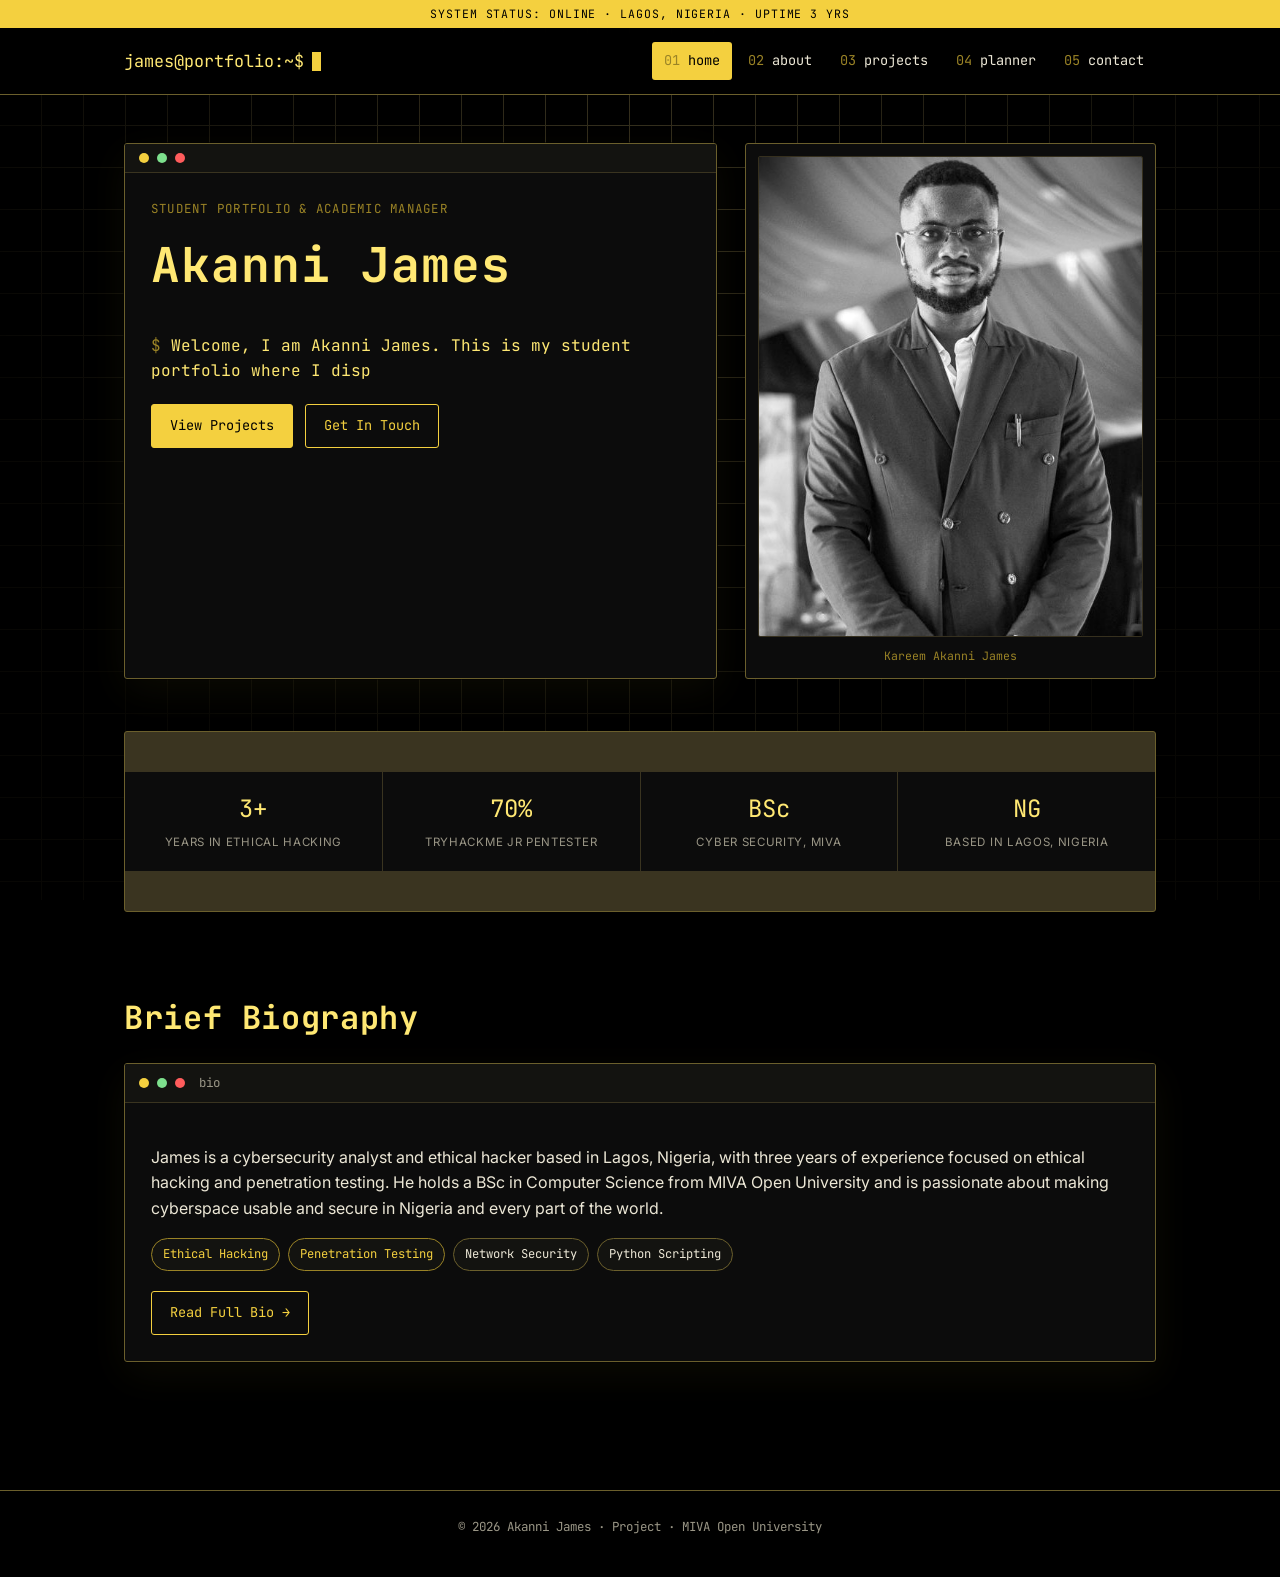
<file: index.html>
<!DOCTYPE html>
<html lang="en">
<head>
<meta charset="UTF-8">
<meta name="viewport" content="width=device-width, initial-scale=1.0">
<title>Akanni James — Cybersecurity Student Portfolio</title>
<meta name="description" content="Student portfolio of Akanni James, cybersecurity and ethical hacking student at MIVA Open University.">
<link rel="preconnect" href="https://fonts.googleapis.com">
<link href="https://fonts.googleapis.com/css2?family=JetBrains+Mono:wght@400;500;700&family=Inter:wght@400;500;600&display=swap" rel="stylesheet">
<link rel="stylesheet" href="style.css">
</head>
<body>

<div class="status-strip">SYSTEM STATUS: ONLINE · LAGOS, NIGERIA · UPTIME 3 YRS</div>

<a href="#main" class="skip-link">Skip to content</a>

<nav class="site-nav">
  <div class="container">
    <div class="brand">james@portfolio:~$<span class="cursor" aria-hidden="true"></span></div>
    <button class="nav-toggle" aria-label="Toggle navigation" aria-expanded="false">menu</button>
    <ul class="nav-links">
      <li><a href="index.html" aria-current="page"><span class="idx">01</span> home</a></li>
      <li><a href="about.html"><span class="idx">02</span> about</a></li>
      <li><a href="projects.html"><span class="idx">03</span> projects</a></li>
      <li><a href="planner.html"><span class="idx">04</span> planner</a></li>
      <li><a href="contact.html"><span class="idx">05</span> contact</a></li>
    </ul>
  </div>
</nav>

<main id="main">
  <div class="container">

    <section class="hero">
      <div class="hero-grid">
        <div class="terminal" style="margin-bottom:0;">
          <div class="terminal__bar">
            <span class="terminal__dot terminal__dot--warn"></span>
            <span class="terminal__dot terminal__dot--safe"></span>
            <span class="terminal__dot terminal__dot--danger"></span>
            <span class="terminal__title"></span>
          </div>
          <div class="terminal__body">
            <div class="section-eyebrow">Student Portfolio &amp; Academic Manager</div>
            <h1>Akanni James</h1>
            <p class="typed-line prompt" data-typed="Welcome, I am Akanni James. This is my student portfolio where I display my work, skills and expertise. This page contains information about me and my career experience. Thank you and enjoy your time."></p>
            <div class="btn-row">
              <a href="projects.html" class="btn btn--primary">View Projects</a>
              <a href="contact.html" class="btn">Get In Touch</a>
            </div>
          </div>
        </div>

        <div class="hero-photo-frame">
          <img src="Media/realprofile.jpg" alt="Portrait of Akanni James" onerror="this.src="Media/realprofile.jpg">
          <div class="hero-photo-caption">Kareem Akanni James</div>
        </div>
      </div>
    </section>

    <section class="stat-bar" aria-label="Quick stats">
      <div class="stat">
        <span class="num">3+</span>
        <span class="label">Years in Ethical Hacking</span>
      </div>
      <div class="stat">
        <span class="num">70%</span>
        <span class="label">TryHackMe Jr Pentester</span>
      </div>
      <div class="stat">
        <span class="num">BSc</span>
        <span class="label">Cyber Security, MIVA</span>
      </div>
      <div class="stat">
        <span class="num">NG</span>
        <span class="label">Based in Lagos, Nigeria</span>
      </div>
    </section>

    <section>
      <div class="section-eyebrow"></div>
      <h2>Brief Biography</h2>
      <div class="terminal">
        <div class="terminal__bar">
          <span class="terminal__dot terminal__dot--warn"></span>
          <span class="terminal__dot terminal__dot--safe"></span>
          <span class="terminal__dot terminal__dot--danger"></span>
          <span class="terminal__title">bio</span>
        </div>
        <div class="terminal__body">
          <p>James is a cybersecurity analyst and ethical hacker based in Lagos, Nigeria, with three years of experience focused on ethical hacking and penetration testing. He holds a BSc in Computer Science from MIVA Open University and is passionate about making cyberspace usable and secure in Nigeria and every part of the world.</p>
          <div class="tag-row">
            <span class="tag tag--yellow">Ethical Hacking</span>
            <span class="tag tag--yellow">Penetration Testing</span>
            <span class="tag">Network Security</span>
            <span class="tag">Python Scripting</span>
          </div>
          <div class="btn-row">
            <a href="about.html" class="btn">Read Full Bio →</a>
          </div>
        </div>
      </div>
    </section>

  </div>
</main>

<footer>
  <div class="container">
    &copy; 2026 Akanni James · Project · MIVA Open University
  </div>
</footer>

<script src="script.js"></script>
</body>
</html>
</file>
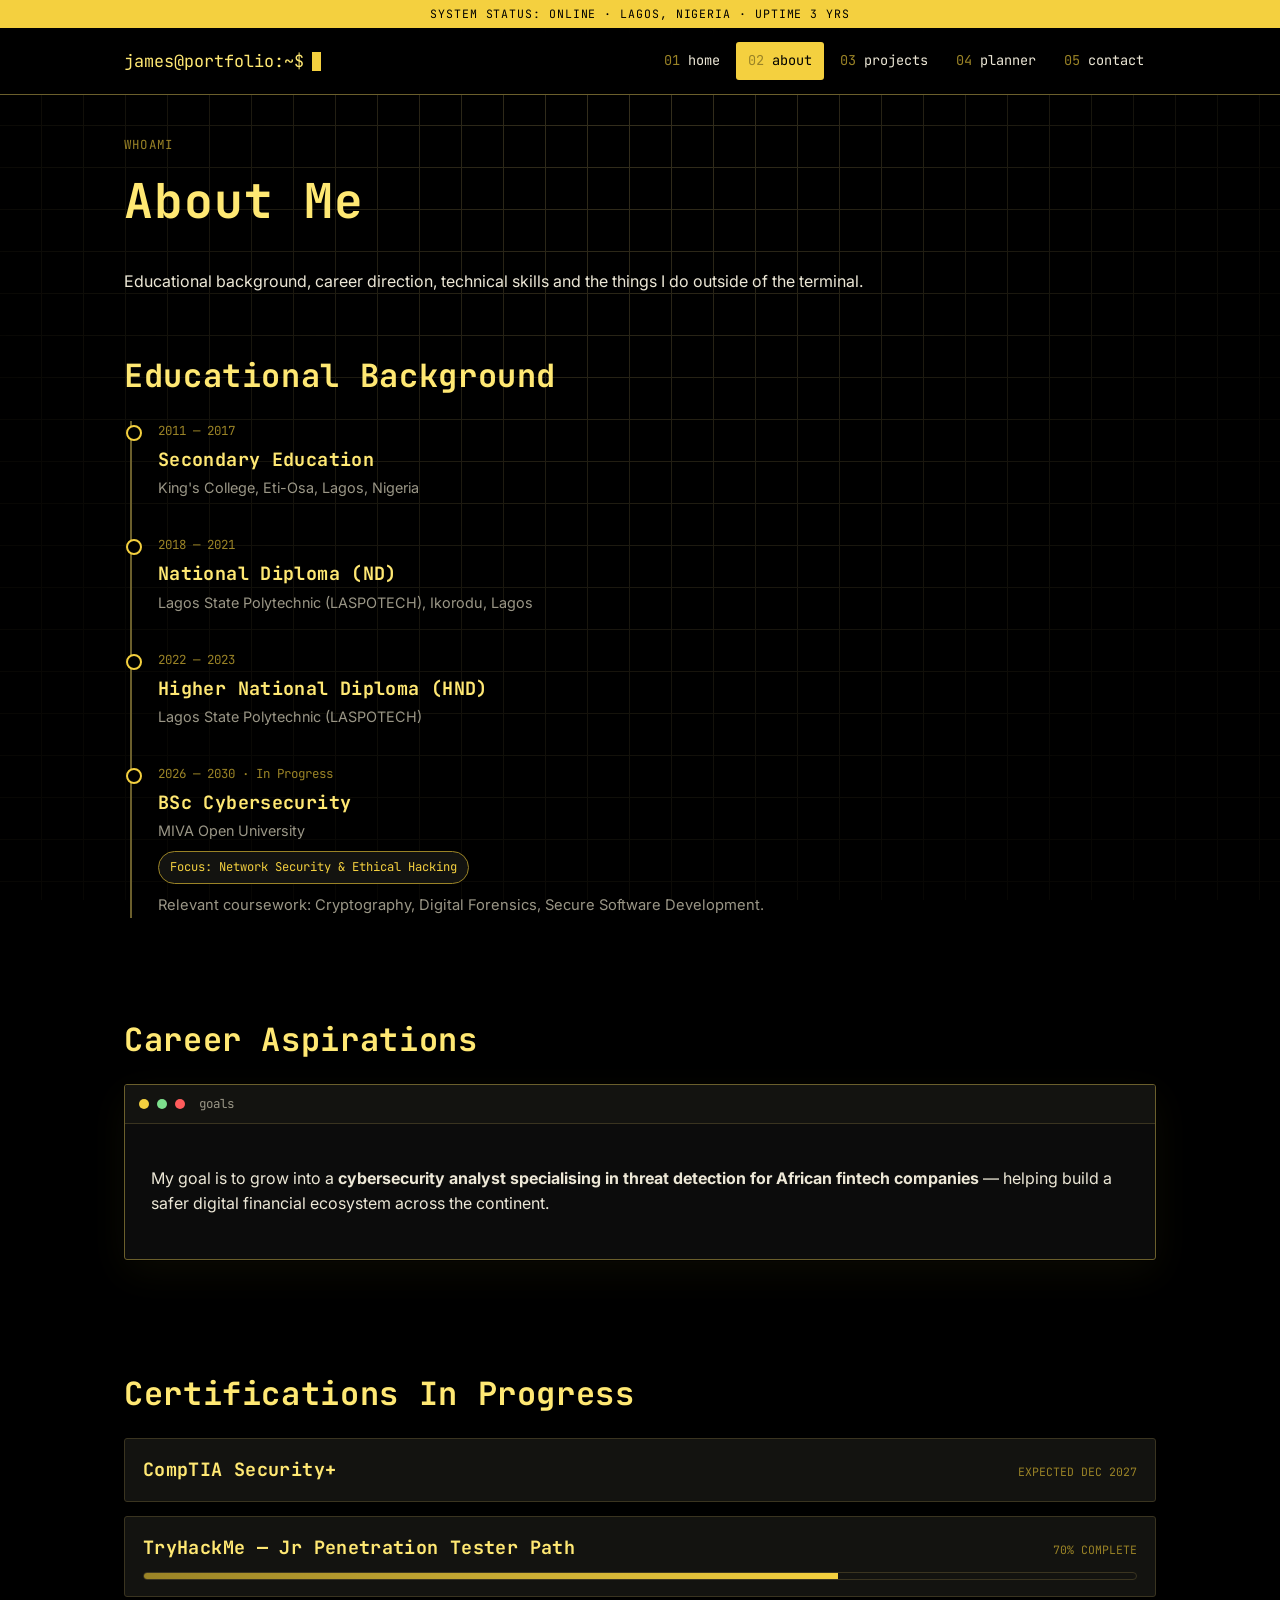
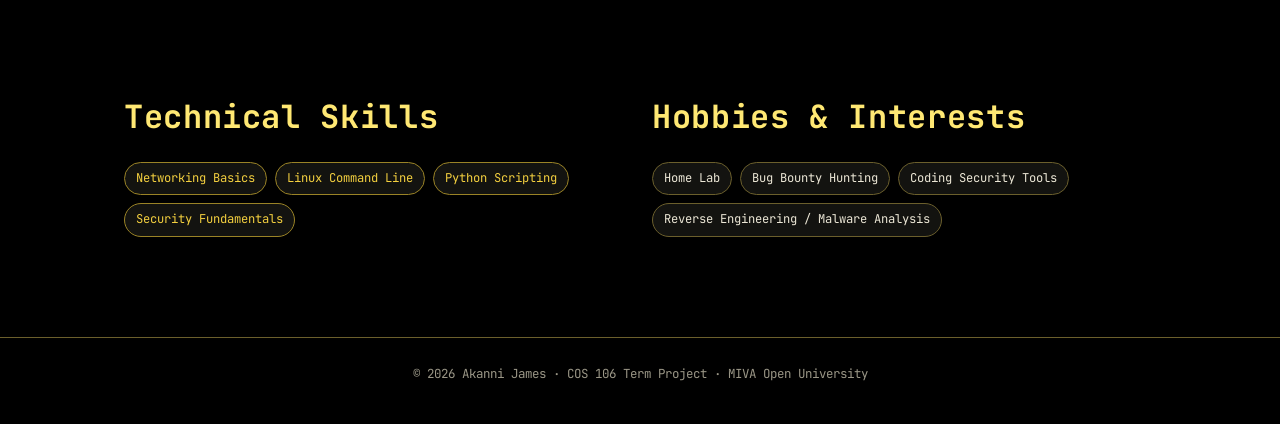
<file: about.html>
<!DOCTYPE html>
<html lang="en">
<head>
<meta charset="UTF-8">
<meta name="viewport" content="width=device-width, initial-scale=1.0">
<title>About Me — Akanni James</title>
<meta name="description" content="Educational background, career aspirations, technical skills and hobbies of Akanni James.">
<link rel="preconnect" href="https://fonts.googleapis.com">
<link href="https://fonts.googleapis.com/css2?family=JetBrains+Mono:wght@400;500;700&family=Inter:wght@400;500;600&display=swap" rel="stylesheet">
<link rel="stylesheet" href="style.css">
</head>
<body>

<div class="status-strip">SYSTEM STATUS: ONLINE · LAGOS, NIGERIA · UPTIME 3 YRS</div>
<a href="#main" class="skip-link">Skip to content</a>

<nav class="site-nav">
  <div class="container">
    <div class="brand">james@portfolio:~$<span class="cursor" aria-hidden="true"></span></div>
    <button class="nav-toggle" aria-label="Toggle navigation" aria-expanded="false">menu</button>
    <ul class="nav-links">
      <li><a href="index.html"><span class="idx">01</span> home</a></li>
      <li><a href="about.html" aria-current="page"><span class="idx">02</span> about</a></li>
      <li><a href="projects.html"><span class="idx">03</span> projects</a></li>
      <li><a href="planner.html"><span class="idx">04</span> planner</a></li>
      <li><a href="contact.html"><span class="idx">05</span> contact</a></li>
    </ul>
  </div>
</nav>

<main id="main">
  <div class="container">

    <section style="padding-top:40px;">
      <div class="section-eyebrow">whoami</div>
      <h1>About Me</h1>
      <p>Educational background, career direction, technical skills and the things I do outside of the terminal.</p>
    </section>

    <section style="padding-top:0;">
      <h2>Educational Background</h2>
      <ol class="timeline" style="list-style:none; padding-left:26px; margin-left:6px;">
        <li class="timeline-item">
          <span class="timeline-date">2011 — 2017</span>
          <h3>Secondary Education</h3>
          <div class="school">King's College, Eti-Osa, Lagos, Nigeria</div>
        </li>
        <li class="timeline-item">
          <span class="timeline-date">2018 — 2021</span>
          <h3>National Diploma (ND)</h3>
          <div class="school">Lagos State Polytechnic (LASPOTECH), Ikorodu, Lagos</div>
        </li>
        <li class="timeline-item">
          <span class="timeline-date">2022 — 2023</span>
          <h3>Higher National Diploma (HND)</h3>
          <div class="school">Lagos State Polytechnic (LASPOTECH)</div>
        </li>
        <li class="timeline-item">
          <span class="timeline-date">2026 — 2030 · In Progress</span>
          <h3>BSc Cybersecurity</h3>
          <div class="school">MIVA Open University</div>
          <div class="tag-row" style="margin-top:8px;">
            <span class="tag tag--yellow">Focus: Network Security &amp; Ethical Hacking</span>
          </div>
          <p style="margin-top:10px; font-size:0.92rem; color:var(--text-dim);">
            Relevant coursework: Cryptography, Digital Forensics, Secure Software Development.
          </p>
        </li>
      </ol>
    </section>

    <section>
      <h2>Career Aspirations</h2>
      <div class="terminal">
        <div class="terminal__bar">
          <span class="terminal__dot terminal__dot--warn"></span>
          <span class="terminal__dot terminal__dot--safe"></span>
          <span class="terminal__dot terminal__dot--danger"></span>
          <span class="terminal__title">goals</span>
        </div>
        <div class="terminal__body">
          <p>My goal is to grow into a <strong>cybersecurity analyst specialising in threat detection for African fintech companies</strong> — helping build a safer digital financial ecosystem across the continent.</p>
        </div>
      </div>
    </section>

    <section>
      <h2>Certifications In Progress</h2>
      <div class="cert-card">
        <div class="cert-top">
          <h3 style="margin:0;">CompTIA Security+</h3>
          <span class="cert-status">EXPECTED DEC 2027</span>
        </div>
      </div>
      <div class="cert-card">
        <div class="cert-top">
          <h3 style="margin:0;">TryHackMe — Jr Penetration Tester Path</h3>
          <span class="cert-status">70% COMPLETE</span>
        </div>
        <div class="skill-track" style="margin-top:10px;">
          <div class="skill-fill" style="width:70%;"></div>
        </div>
      </div>
    </section>

    <section class="grid-2">
      <div>
        <h2>Technical Skills</h2>
        <div class="tag-row">
          <span class="tag tag--yellow">Networking Basics</span>
          <span class="tag tag--yellow">Linux Command Line</span>
          <span class="tag tag--yellow">Python Scripting</span>
          <span class="tag tag--yellow">Security Fundamentals</span>
        </div>
      </div>
      <div>
        <h2>Hobbies &amp; Interests</h2>
        <div class="tag-row">
          <span class="tag">Home Lab</span>
          <span class="tag">Bug Bounty Hunting</span>
          <span class="tag">Coding Security Tools</span>
          <span class="tag">Reverse Engineering / Malware Analysis</span>
        </div>
      </div>
    </section>

  </div>
</main>

<footer>
  <div class="container">
    &copy; 2026 Akanni James · COS 106 Term Project · MIVA Open University
  </div>
</footer>

<script src="script.js"></script>
</body>
</html>
</file>
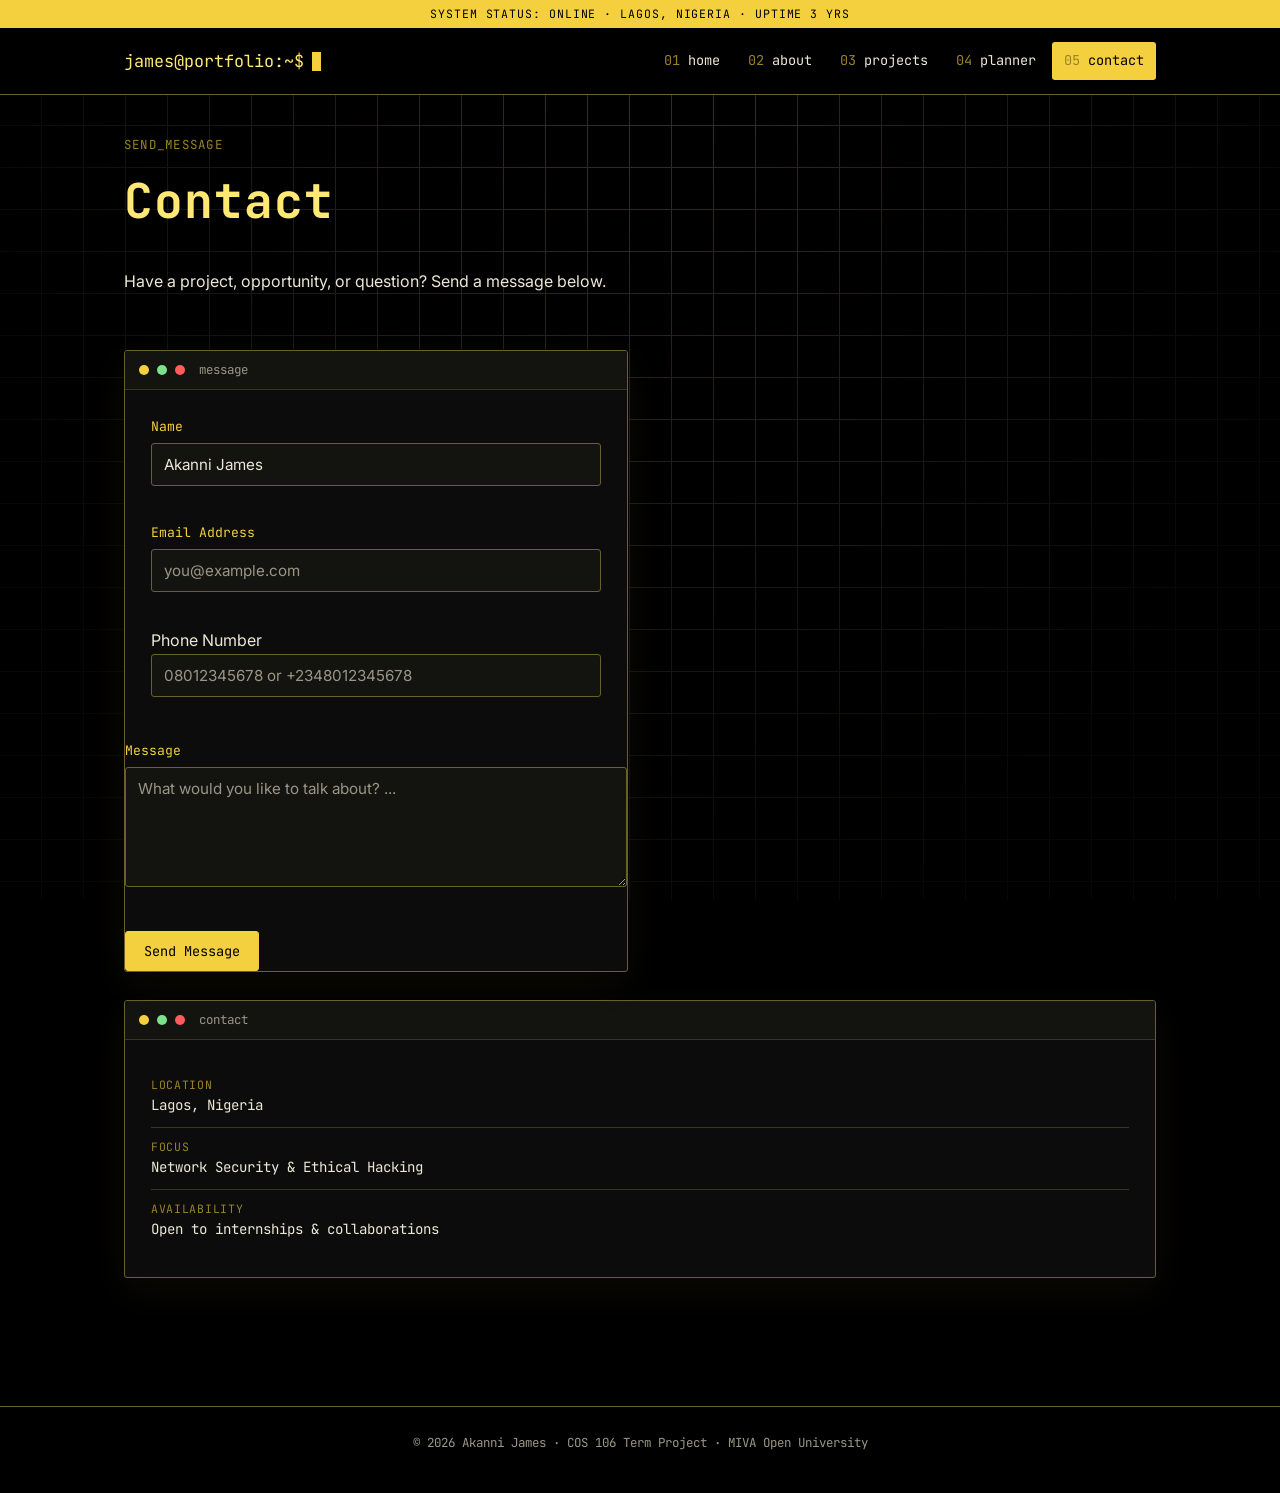
<file: contact.html>
<!DOCTYPE html>
<html lang="en">
<head>
<meta charset="UTF-8">
<meta name="viewport" content="width=device-width, initial-scale=1.0">
<title>Contact — Akanni James</title>
<meta name="description" content="Get in touch with Akanni James.">
<link rel="preconnect" href="https://fonts.googleapis.com">
<link href="https://fonts.googleapis.com/css2?family=JetBrains+Mono:wght@400;500;700&family=Inter:wght@400;500;600&display=swap" rel="stylesheet">
<link rel="stylesheet" href="style.css">
</head>
<body>

<div class="status-strip">SYSTEM STATUS: ONLINE · LAGOS, NIGERIA · UPTIME 3 YRS</div>
<a href="#main" class="skip-link">Skip to content</a>

<nav class="site-nav">
  <div class="container">
    <div class="brand">james@portfolio:~$<span class="cursor" aria-hidden="true"></span></div>
    <button class="nav-toggle" aria-label="Toggle navigation" aria-expanded="false">menu</button>
    <ul class="nav-links">
      <li><a href="index.html"><span class="idx">01</span> home</a></li>
      <li><a href="about.html"><span class="idx">02</span> about</a></li>
      <li><a href="projects.html"><span class="idx">03</span> projects</a></li>
      <li><a href="planner.html"><span class="idx">04</span> planner</a></li>
      <li><a href="contact.html" aria-current="page"><span class="idx">05</span> contact</a></li>
    </ul>
  </div>
</nav>

<main id="main">
  <div class="container">

    <section style="padding-top:40px;">
      <div class="section-eyebrow">send_message</div>
      <h1>Contact</h1>
      <p>Have a project, opportunity, or question? Send a message below.</p>
    </section>

    <section style="padding-top:0;">
      <div class="grid-2">

        <div class="terminal">
          <div class="terminal__bar">
            <span class="terminal__dot terminal__dot--warn"></span>
            <span class="terminal__dot terminal__dot--safe"></span>
            <span class="terminal__dot terminal__dot--danger"></span>
            <span class="terminal__title">message </span>
          </div>
          <div class="terminal__body">

            <form id="contactForm" novalidate>
              <div class="form-group">
                <label for="name">Name</label>
                <input type="text" id="name" name="name" value="Akanni James" placeholder="Your full name" required>
                <div class="field-error" data-error-for="name"></div>
              </div>

              <div class="form-group">
                <label for="email">Email Address</label>
                <input type="email" id="email" name="email" placeholder="you@example.com" required>
                <div class="field-error" data-error-for="email"></div>
              </div

              <div class="form-group">
                <label for="phone">Phone Number</label>
                <input type="tel" id="phone" name="phone" placeholder="08012345678 or +2348012345678" required>
                <div class="field-error" data-error-for="phone"></div>
              </div>

              <div class="form-group">
                <label for="message">Message</label>
                <textarea id="message" name="message" placeholder="What would you like to talk about? ..." required></textarea>
                <div class="field-error" data-error-for="message"></div>
              </div>

              <button type="submit" class="btn btn--primary">Send Message</button>
              <div id="formStatus" class="form-status" role="status" aria-live="polite"></div>
            </form>

          </div>
        </div>

        <div>
          <div class="terminal">
            <div class="terminal__bar">
              <span class="terminal__dot terminal__dot--warn"></span>
              <span class="terminal__dot terminal__dot--safe"></span>
              <span class="terminal__dot terminal__dot--danger"></span>
              <span class="terminal__title">contact</span>
            </div>
            <div class="terminal__body">
              <ul class="contact-info-list">
                <li><span class="k">Location</span> Lagos, Nigeria</li>
                <li><span class="k">Focus</span> Network Security &amp; Ethical Hacking</li>
                <li><span class="k">Availability</span> Open to internships &amp; collaborations</li>
              </ul>
            </div>
          </div>
        </div>

      </div>
    </section>

  </div>
</main>

<footer>
  <div class="container">
    &copy; 2026 Akanni James · COS 106 Term Project · MIVA Open University
  </div>
</footer>

<script src="script.js"></script>
</body>
</html>
</file>
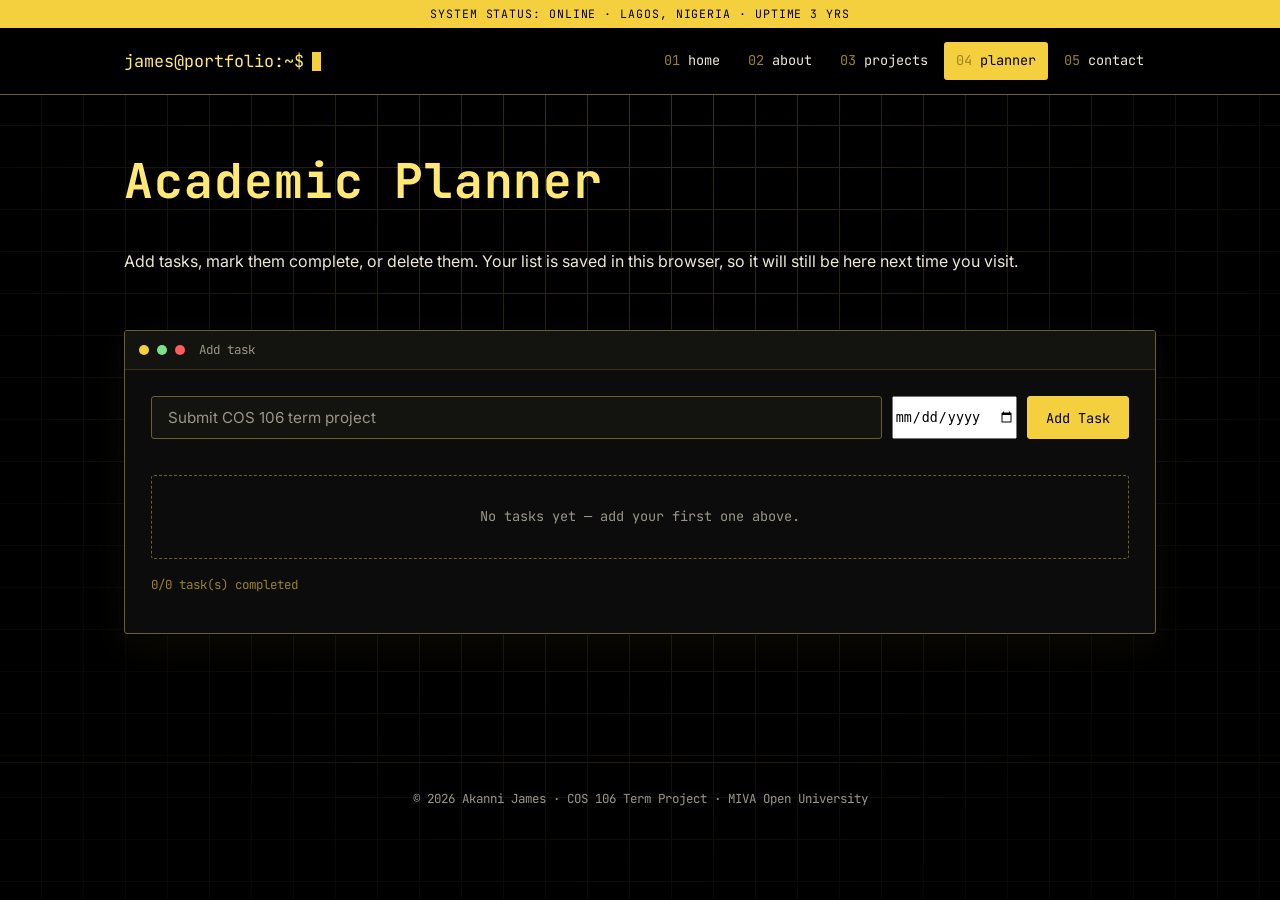
<file: planner.html>
<!DOCTYPE html>
<html lang="en">
<head>
<meta charset="UTF-8">
<meta name="viewport" content="width=device-width, initial-scale=1.0">
<title>Academic Planner — Akanni James</title>
<meta name="description" content="Interactive academic task planner for Akanni James.">
<link rel="preconnect" href="https://fonts.googleapis.com">
<link href="https://fonts.googleapis.com/css2?family=JetBrains+Mono:wght@400;500;700&family=Inter:wght@400;500;600&display=swap" rel="stylesheet">
<link rel="stylesheet" href="style.css">
</head>
<body>

<div class="status-strip">SYSTEM STATUS: ONLINE · LAGOS, NIGERIA · UPTIME 3 YRS</div>
<a href="#main" class="skip-link">Skip to content</a>

<nav class="site-nav">
  <div class="container">
    <div class="brand">james@portfolio:~$<span class="cursor" aria-hidden="true"></span></div>
    <button class="nav-toggle" aria-label="Toggle navigation" aria-expanded="false">menu</button>
    <ul class="nav-links">
      <li><a href="index.html"><span class="idx">01</span> home</a></li>
      <li><a href="about.html"><span class="idx">02</span> about</a></li>
      <li><a href="projects.html"><span class="idx">03</span> projects</a></li>
      <li><a href="planner.html" aria-current="page"><span class="idx">04</span> planner</a></li>
      <li><a href="contact.html"><span class="idx">05</span> contact</a></li>
    </ul>
  </div>
</nav>

<main id="main">
  <div class="container">

    <section style="padding-top:40px;">
      <div class="section-eyebrow"></div>
      <h1>Academic Planner</h1>
      <p>Add tasks, mark them complete, or delete them. Your list is saved in this browser, so it will still be here next time you visit.</p>
    </section>

    <section style="padding-top:0;">
      <div class="terminal">
        <div class="terminal__bar">
          <span class="terminal__dot terminal__dot--warn"></span>
          <span class="terminal__dot terminal__dot--safe"></span>
          <span class="terminal__dot terminal__dot--danger"></span>
          <span class="terminal__title">Add task</span>
        </div>
        <div class="terminal__body">

          <form id="plannerForm" class="planner-form" novalidate>
            <label for="taskInput" class="visually-hidden" style="position:absolute; left:-9999px;">Task description</label>
            <input type="text" id="taskInput" placeholder=" Submit COS 106 term project" required>
            <label for="taskDue" class="visually-hidden" style="position:absolute; left:-9999px;">Due date</label>
            <input type="date" id="taskDue" style="max-width:170px;">
            <button type="submit" class="btn btn--primary">Add Task</button>
          </form>

          <ul id="taskList" class="task-list"></ul>
          <p id="taskEmpty" class="task-empty">No tasks yet — add your first one above.</p>
          <p id="plannerSummary" class="planner-summary">0/0 task(s) completed</p>

        </div>
      </div>
    </section>

  </div>
</main>

<footer>
  <div class="container">
    &copy; 2026 Akanni James · COS 106 Term Project · MIVA Open University
  </div>
</footer>

<script src="script.js"></script>
</body>
</html>
</file>
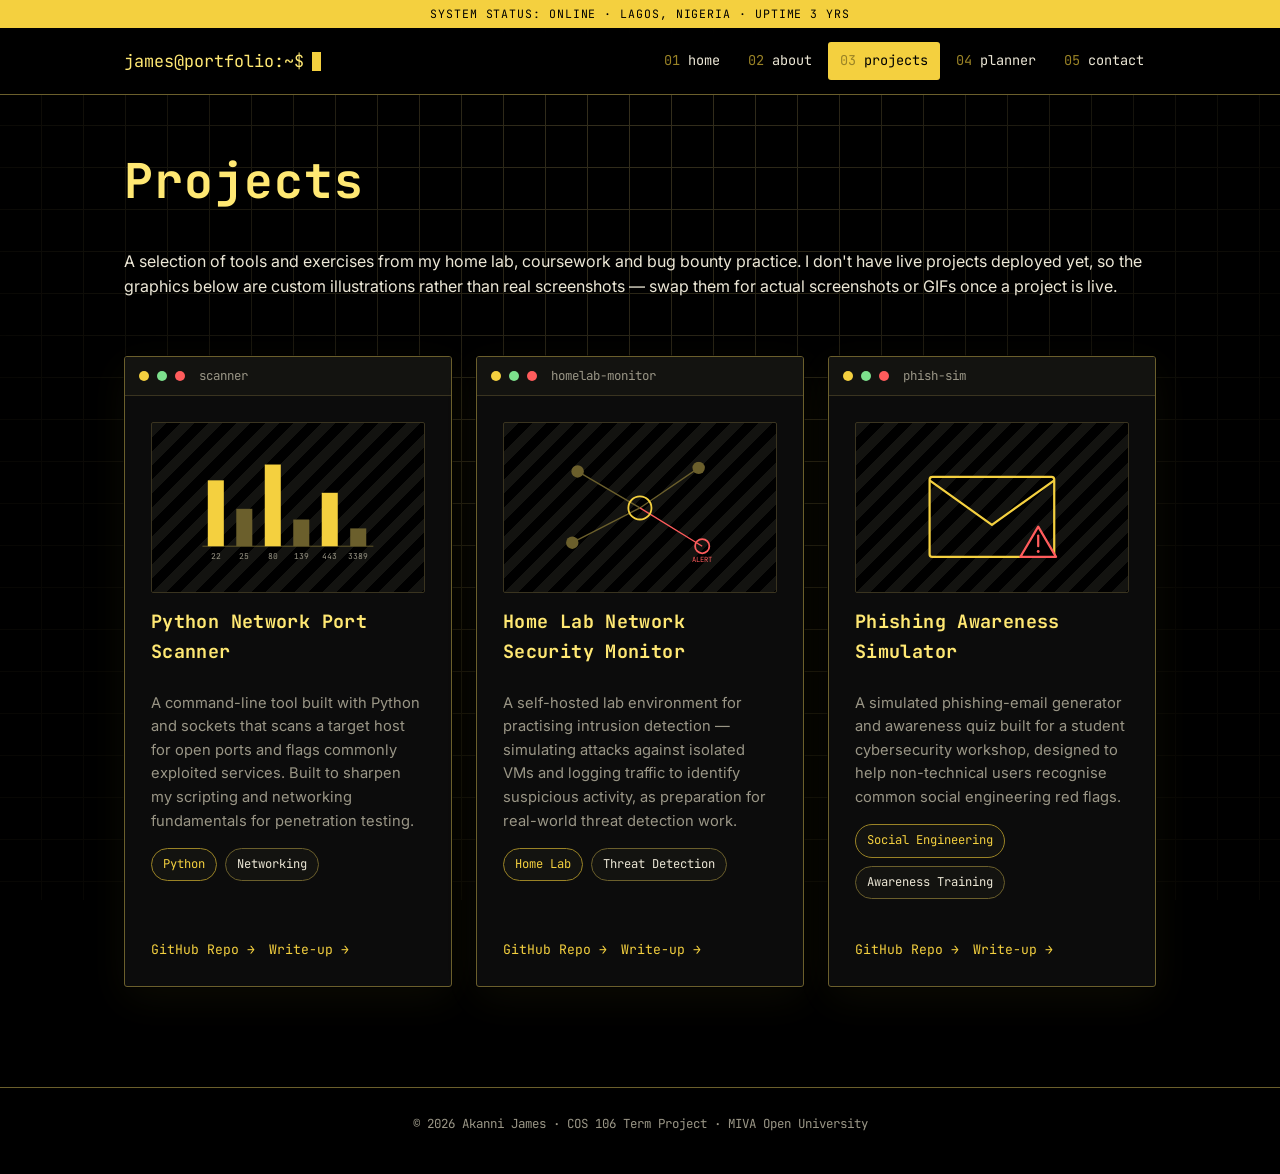
<file: projects.html>
<!DOCTYPE html>
<html lang="en">
<head>
<meta charset="UTF-8">
<meta name="viewport" content="width=device-width, initial-scale=1.0">
<title>Projects — Akanni James</title>
<meta name="description" content="Sample cybersecurity and ethical hacking projects by Akanni James.">
<link rel="preconnect" href="https://fonts.googleapis.com">
<link href="https://fonts.googleapis.com/css2?family=JetBrains+Mono:wght@400;500;700&family=Inter:wght@400;500;600&display=swap" rel="stylesheet">
<link rel="stylesheet" href="style.css">
</head>
<body>

<div class="status-strip">SYSTEM STATUS: ONLINE · LAGOS, NIGERIA · UPTIME 3 YRS</div>
<a href="#main" class="skip-link">Skip to content</a>

<nav class="site-nav">
  <div class="container">
    <div class="brand">james@portfolio:~$<span class="cursor" aria-hidden="true"></span></div>
    <button class="nav-toggle" aria-label="Toggle navigation" aria-expanded="false">menu</button>
    <ul class="nav-links">
      <li><a href="index.html"><span class="idx">01</span> home</a></li>
      <li><a href="about.html"><span class="idx">02</span> about</a></li>
      <li><a href="projects.html" aria-current="page"><span class="idx">03</span> projects</a></li>
      <li><a href="planner.html"><span class="idx">04</span> planner</a></li>
      <li><a href="contact.html"><span class="idx">05</span> contact</a></li>
    </ul>
  </div>
</nav>

<main id="main">
  <div class="container">

    <section style="padding-top:40px;">
      <div class="section-eyebrow"></div>
      <h1>Projects</h1>
      <p>A selection of tools and exercises from my home lab, coursework and bug bounty practice. I don't have live projects deployed yet, so the graphics below are custom illustrations rather than real screenshots — swap them for actual screenshots or GIFs once a project is live.</p>
    </section>

    <section style="padding-top:0;">
      <div class="grid-3">

        <article class="terminal project-card">
          <div class="terminal__bar">
            <span class="terminal__dot terminal__dot--warn"></span>
            <span class="terminal__dot terminal__dot--safe"></span>
            <span class="terminal__dot terminal__dot--danger"></span>
            <span class="terminal__title">scanner</span>
          </div>
          <div class="terminal__body project-card">
            <div class="project-thumb" aria-hidden="true">
              <svg viewBox="0 0 220 130" width="72%" height="72%" role="img" aria-label="Bar chart representing scanned ports">
                <line x1="14" y1="108" x2="206" y2="108" stroke="var(--border-bright)" stroke-width="1"/>
                <rect x="20" y="34" width="18" height="74" fill="var(--yellow)"/>
                <rect x="52" y="66" width="18" height="42" fill="var(--border-bright)"/>
                <rect x="84" y="16" width="18" height="92" fill="var(--yellow)"/>
                <rect x="116" y="78" width="18" height="30" fill="var(--border-bright)"/>
                <rect x="148" y="48" width="18" height="60" fill="var(--yellow)"/>
                <rect x="180" y="88" width="18" height="20" fill="var(--border-bright)"/>
                <text x="29" y="122" font-family="JetBrains Mono, monospace" font-size="9" fill="var(--text-dim)" text-anchor="middle">22</text>
                <text x="61" y="122" font-family="JetBrains Mono, monospace" font-size="9" fill="var(--text-dim)" text-anchor="middle">25</text>
                <text x="93" y="122" font-family="JetBrains Mono, monospace" font-size="9" fill="var(--text-dim)" text-anchor="middle">80</text>
                <text x="125" y="122" font-family="JetBrains Mono, monospace" font-size="9" fill="var(--text-dim)" text-anchor="middle">139</text>
                <text x="157" y="122" font-family="JetBrains Mono, monospace" font-size="9" fill="var(--text-dim)" text-anchor="middle">443</text>
                <text x="189" y="122" font-family="JetBrains Mono, monospace" font-size="9" fill="var(--text-dim)" text-anchor="middle">3389</text>
              </svg>
            </div>
            <h3>Python Network Port Scanner</h3>
            <p>A command-line tool built with Python and sockets that scans a target host for open ports and flags commonly exploited services. Built to sharpen my scripting and networking fundamentals for penetration testing.</p>
            <div class="tag-row">
              <span class="tag tag--yellow">Python</span>
              <span class="tag">Networking</span>
            </div>
            <div class="project-links">
              <a href="#">GitHub Repo →</a>
              <a href="#">Write-up →</a>
            </div>
          </div>
        </article>

        <article class="terminal project-card">
          <div class="terminal__bar">
            <span class="terminal__dot terminal__dot--warn"></span>
            <span class="terminal__dot terminal__dot--safe"></span>
            <span class="terminal__dot terminal__dot--danger"></span>
            <span class="terminal__title">homelab-monitor</span>
          </div>
          <div class="terminal__body project-card">
            <div class="project-thumb" aria-hidden="true">
              <svg viewBox="0 0 220 130" width="72%" height="72%" role="img" aria-label="Network topology diagram with a flagged device">
                <line x1="110" y1="65" x2="40" y2="24" stroke="var(--border-bright)" stroke-width="1.5"/>
                <line x1="110" y1="65" x2="176" y2="20" stroke="var(--border-bright)" stroke-width="1.5"/>
                <line x1="110" y1="65" x2="34" y2="104" stroke="var(--border-bright)" stroke-width="1.5"/>
                <line x1="110" y1="65" x2="180" y2="108" stroke="var(--danger)" stroke-width="1.5"/>
                <circle cx="110" cy="65" r="13" fill="none" stroke="var(--yellow)" stroke-width="2"/>
                <circle cx="40" cy="24" r="7" fill="var(--border-bright)"/>
                <circle cx="176" cy="20" r="7" fill="var(--border-bright)"/>
                <circle cx="34" cy="104" r="7" fill="var(--border-bright)"/>
                <circle cx="180" cy="108" r="8" fill="none" stroke="var(--danger)" stroke-width="2"/>
                <text x="180" y="126" font-family="JetBrains Mono, monospace" font-size="8" fill="var(--danger)" text-anchor="middle">ALERT</text>
              </svg>
            </div>
            <h3>Home Lab Network Security Monitor</h3>
            <p>A self-hosted lab environment for practising intrusion detection — simulating attacks against isolated VMs and logging traffic to identify suspicious activity, as preparation for real-world threat detection work.</p>
            <div class="tag-row">
              <span class="tag tag--yellow">Home Lab</span>
              <span class="tag">Threat Detection</span>
            </div>
            <div class="project-links">
              <a href="#">GitHub Repo →</a>
              <a href="#">Write-up →</a>
            </div>
          </div>
        </article>

        <article class="terminal project-card">
          <div class="terminal__bar">
            <span class="terminal__dot terminal__dot--warn"></span>
            <span class="terminal__dot terminal__dot--safe"></span>
            <span class="terminal__dot terminal__dot--danger"></span>
            <span class="terminal__title">phish-sim</span>
          </div>
          <div class="terminal__body project-card">
            <div class="project-thumb" aria-hidden="true">
              <svg viewBox="0 0 220 130" width="72%" height="72%" role="img" aria-label="Envelope icon with a phishing warning badge">
                <rect x="40" y="30" width="140" height="90" rx="3" fill="none" stroke="var(--yellow)" stroke-width="2.5"/>
                <polyline points="40,34 110,84 180,34" fill="none" stroke="var(--yellow)" stroke-width="2.5" stroke-linejoin="round"/>
                <polygon points="162,86 182,120 142,120" fill="#000" stroke="var(--danger)" stroke-width="2.5" stroke-linejoin="round"/>
                <line x1="162" y1="96" x2="162" y2="108" stroke="var(--danger)" stroke-width="2.5" stroke-linecap="round"/>
                <circle cx="162" cy="114" r="1.6" fill="var(--danger)"/>
              </svg>
            </div>
            <h3>Phishing Awareness Simulator</h3>
            <p>A simulated phishing-email generator and awareness quiz built for a student cybersecurity workshop, designed to help non-technical users recognise common social engineering red flags.</p>
            <div class="tag-row">
              <span class="tag tag--yellow">Social Engineering</span>
              <span class="tag">Awareness Training</span>
            </div>
            <div class="project-links">
              <a href="#">GitHub Repo →</a>
              <a href="#">Write-up →</a>
            </div>
          </div>
        </article>

      </div>
    </section>

  </div>
</main>

<footer>
  <div class="container">
    &copy; 2026 Akanni James · COS 106 Term Project · MIVA Open University
  </div>
</footer>

<script src="script.js"></script>
</body>
</html>
</file>
<file: style.css>
/* =========================================================
   COS 106 Term Project — Akanni James Student Portfolio
   Theme: Yellow-on-black terminal / cybersecurity aesthetic
   ========================================================= */

:root {
  --bg: #000000;
  --bg-panel: #0c0c0c;
  --bg-panel-alt: #131310;
  --border: #3a3420;
  --border-bright: #6b5f2c;
  --yellow: #f4d03f;
  --yellow-bright: #ffe873;
  --yellow-dim: #9a8326;
  --text: #ece7d6;
  --text-dim: #9a9686;
  --danger: #ff5c5c;
  --safe: #7de08d;
  --mono: 'JetBrains Mono', 'Courier New', monospace;
  --sans: 'Inter', -apple-system, BlinkMacSystemFont, 'Segoe UI', sans-serif;
  --radius: 3px;
}

* { box-sizing: border-box; }

html { scroll-behavior: smooth; }

body {
  margin: 0;
  background: var(--bg);
  background-image:
    linear-gradient(var(--border) 1px, transparent 1px),
    linear-gradient(90deg, var(--border) 1px, transparent 1px);
  background-size: 42px 42px;
  background-attachment: fixed;
  background-position: -1px -1px;
  color: var(--text);
  font-family: var(--sans);
  line-height: 1.6;
  min-height: 100vh;
}

body::before {
  content: "";
  position: fixed;
  inset: 0;
  background: radial-gradient(ellipse at top, rgba(0,0,0,0) 0%, rgba(0,0,0,0.85) 75%);
  pointer-events: none;
  z-index: 0;
}

a { color: var(--yellow); text-decoration: none; }
a:hover { color: var(--yellow-bright); text-decoration: underline; }

h1, h2, h3, h4 {
  font-family: var(--mono);
  color: var(--yellow-bright);
  letter-spacing: 0.02em;
  margin: 0 0 0.6em 0;
}

h1 { font-size: clamp(1.9rem, 4vw, 3rem); }
h2 { font-size: clamp(1.4rem, 3vw, 2rem); }
h3 { font-size: 1.15rem; }

p { color: var(--text); }

.container {
  max-width: 1080px;
  margin: 0 auto;
  padding: 0 24px;
  position: relative;
  z-index: 1;
}

/* ---------- Skip link (accessibility) ---------- */
.skip-link {
  position: absolute;
  left: -999px;
  top: 0;
  background: var(--yellow);
  color: #000;
  padding: 10px 16px;
  z-index: 100;
  font-family: var(--mono);
}
.skip-link:focus {
  left: 12px;
  top: 12px;
}

/* ---------- Focus visibility ---------- */
a:focus-visible,
button:focus-visible,
input:focus-visible,
textarea:focus-visible {
  outline: 2px solid var(--yellow-bright);
  outline-offset: 2px;
}

/* ---------- Top status strip ---------- */
.status-strip {
  background: var(--yellow);
  color: #000;
  font-family: var(--mono);
  font-size: 0.72rem;
  letter-spacing: 0.08em;
  text-align: center;
  padding: 5px 8px;
  position: relative;
  z-index: 2;
}

/* ---------- Nav ---------- */
.site-nav {
  position: sticky;
  top: 0;
  z-index: 10;
  background: rgba(0,0,0,0.92);
  backdrop-filter: blur(6px);
  border-bottom: 1px solid var(--border-bright);
}

.site-nav .container {
  display: flex;
  align-items: center;
  justify-content: space-between;
  padding-top: 14px;
  padding-bottom: 14px;
  flex-wrap: wrap;
  gap: 12px;
}

.brand {
  font-family: var(--mono);
  font-size: 1.05rem;
  color: var(--yellow-bright);
  display: flex;
  align-items: center;
  gap: 8px;
}

.brand .cursor {
  display: inline-block;
  width: 9px;
  height: 1.1em;
  background: var(--yellow);
  animation: blink 1s steps(1) infinite;
}

@keyframes blink {
  50% { opacity: 0; }
}

.nav-links {
  list-style: none;
  display: flex;
  gap: 4px;
  margin: 0;
  padding: 0;
  font-family: var(--mono);
  font-size: 0.85rem;
}

.nav-links a {
  color: var(--text);
  padding: 8px 12px;
  border-radius: var(--radius);
  display: inline-block;
}

.nav-links a:hover,
.nav-links a[aria-current="page"] {
  color: #000;
  background: var(--yellow);
  text-decoration: none;
}

.nav-links li span.idx {
  color: var(--yellow-dim);
}

/* ---------- Terminal window component (signature element) ---------- */
.terminal {
  background: var(--bg-panel);
  border: 1px solid var(--border-bright);
  border-radius: var(--radius);
  box-shadow: 0 0 0 1px rgba(0,0,0,0.6), 0 12px 40px rgba(244,208,63,0.05);
  margin-bottom: 28px;
  overflow: hidden;
}

.terminal__bar {
  display: flex;
  align-items: center;
  gap: 8px;
  padding: 9px 14px;
  background: var(--bg-panel-alt);
  border-bottom: 1px solid var(--border);
  font-family: var(--mono);
  font-size: 0.78rem;
  color: var(--text-dim);
}

.terminal__dot {
  width: 10px;
  height: 10px;
  border-radius: 50%;
  display: inline-block;
}
.terminal__dot--warn { background: var(--yellow); }
.terminal__dot--safe { background: var(--safe); }
.terminal__dot--danger { background: var(--danger); }

.terminal__title { margin-left: 6px; }

.terminal__body {
  padding: 26px;
}

/* ---------- Hero ---------- */
.hero {
  padding: 48px 0 20px;
}

.hero-grid {
  display: grid;
  grid-template-columns: 1.3fr 0.9fr;
  gap: 28px;
  align-items: stretch;
}

.hero-photo-frame {
  border: 1px solid var(--border-bright);
  background: var(--bg-panel);
  border-radius: var(--radius);
  padding: 12px;
  display: flex;
  flex-direction: column;
  gap: 10px;
}

.hero-photo-frame img {
  width: 100%;
  aspect-ratio: 4 / 5;
  object-fit: cover;
  border-radius: 2px;
  filter: grayscale(15%) contrast(1.05);
  border: 1px solid var(--border);
}

.hero-photo-caption {
  font-family: var(--mono);
  font-size: 0.72rem;
  color: var(--yellow-dim);
  text-align: center;
}

.typed-line {
  font-family: var(--mono);
  color: var(--yellow-bright);
  min-height: 1.4em;
  white-space: pre-wrap;
}

.prompt::before {
  content: "$ ";
  color: var(--yellow-dim);
}

/* ---------- Stat bar ---------- */
.stat-bar {
  display: grid;
  grid-template-columns: repeat(4, 1fr);
  gap: 1px;
  background: var(--border);
  border: 1px solid var(--border-bright);
  margin: 32px 0;
  border-radius: var(--radius);
  overflow: hidden;
}

.stat {
  background: var(--bg-panel);
  padding: 18px 14px;
  text-align: center;
}

.stat .num {
  font-family: var(--mono);
  color: var(--yellow-bright);
  font-size: 1.5rem;
  display: block;
}

.stat .label {
  font-size: 0.72rem;
  color: var(--text-dim);
  text-transform: uppercase;
  letter-spacing: 0.06em;
}

/* ---------- Buttons ---------- */
.btn {
  font-family: var(--mono);
  font-size: 0.85rem;
  border: 1px solid var(--yellow);
  background: transparent;
  color: var(--yellow);
  padding: 10px 18px;
  border-radius: var(--radius);
  cursor: pointer;
  transition: background 0.15s ease, color 0.15s ease, transform 0.1s ease;
}

.btn:hover {
  background: var(--yellow);
  color: #000;
}

.btn:active { transform: translateY(1px); }

.btn--primary {
  background: var(--yellow);
  color: #000;
}
.btn--primary:hover {
  background: var(--yellow-bright);
}

.btn--danger {
  border-color: var(--danger);
  color: var(--danger);
}
.btn--danger:hover {
  background: var(--danger);
  color: #000;
}

.btn-row { display: flex; gap: 12px; flex-wrap: wrap; margin-top: 20px; }

/* ---------- Tags ---------- */
.tag-row { display: flex; flex-wrap: wrap; gap: 8px; }

.tag {
  font-family: var(--mono);
  font-size: 0.76rem;
  border: 1px solid var(--border-bright);
  color: var(--text);
  padding: 6px 11px;
  border-radius: 999px;
  background: var(--bg-panel-alt);
}

.tag--yellow {
  border-color: var(--yellow-dim);
  color: var(--yellow);
}

/* ---------- Timeline (About page — real chronological sequence) ---------- */
.timeline {
  border-left: 2px solid var(--border-bright);
  margin-left: 6px;
  padding-left: 26px;
}

.timeline-item {
  position: relative;
  padding-bottom: 30px;
}

.timeline-item:last-child { padding-bottom: 0; }

.timeline-item::before {
  content: "";
  position: absolute;
  left: -32px;
  top: 4px;
  width: 12px;
  height: 12px;
  background: #000;
  border: 2px solid var(--yellow);
  border-radius: 50%;
}

.timeline-date {
  font-family: var(--mono);
  color: var(--yellow-dim);
  font-size: 0.78rem;
  display: block;
  margin-bottom: 4px;
}

.timeline-item h3 { margin-bottom: 2px; }
.timeline-item .school { color: var(--text-dim); font-size: 0.9rem; margin-bottom: 6px; }

/* ---------- Skill bars ---------- */
.skill { margin-bottom: 16px; }
.skill-head {
  display: flex;
  justify-content: space-between;
  font-family: var(--mono);
  font-size: 0.82rem;
  margin-bottom: 6px;
}
.skill-track {
  height: 8px;
  background: var(--bg-panel-alt);
  border: 1px solid var(--border);
  border-radius: 999px;
  overflow: hidden;
}
.skill-fill {
  height: 100%;
  background: linear-gradient(90deg, var(--yellow-dim), var(--yellow));
}

/* ---------- Certification progress ---------- */
.cert-card {
  border: 1px solid var(--border);
  background: var(--bg-panel-alt);
  border-radius: var(--radius);
  padding: 16px 18px;
  margin-bottom: 14px;
}
.cert-card .cert-top {
  display: flex;
  justify-content: space-between;
  align-items: baseline;
  flex-wrap: wrap;
  gap: 6px;
}
.cert-status {
  font-family: var(--mono);
  font-size: 0.72rem;
  color: var(--yellow-dim);
}

/* ---------- Grid layouts ---------- */
.grid-2 { display: grid; grid-template-columns: 1fr 1fr; gap: 24px; }
.grid-3 { display: grid; grid-template-columns: repeat(3, 1fr); gap: 24px; }

/* ---------- Project cards ---------- */
.project-card {
  display: flex;
  flex-direction: column;
  height: 100%;
}

.project-thumb {
  aspect-ratio: 16 / 10;
  background:
    repeating-linear-gradient(135deg, var(--bg-panel-alt) 0 10px, #000 10px 20px);
  border: 1px solid var(--border);
  border-radius: 2px;
  display: flex;
  align-items: center;
  justify-content: center;
  font-family: var(--mono);
  color: var(--yellow-dim);
  font-size: 2rem;
  margin-bottom: 14px;
}

.project-card p { color: var(--text-dim); font-size: 0.92rem; }
.project-links { margin-top: auto; padding-top: 12px; display: flex; gap: 14px; font-family: var(--mono); font-size: 0.82rem; }

/* ---------- Planner ---------- */
.planner-form {
  display: flex;
  gap: 10px;
  margin-bottom: 22px;
  flex-wrap: wrap;
}

.planner-form input[type="text"],
.planner-form select {
  flex: 1;
  min-width: 180px;
}

.task-list { list-style: none; margin: 0; padding: 0; display: flex; flex-direction: column; gap: 10px; }

.task-item {
  display: flex;
  align-items: center;
  gap: 12px;
  border: 1px solid var(--border);
  background: var(--bg-panel-alt);
  border-radius: var(--radius);
  padding: 12px 14px;
}

.task-item.done {
  border-color: var(--border);
  opacity: 0.55;
}

.task-item.done .task-text { text-decoration: line-through; }

.task-checkbox {
  width: 18px;
  height: 18px;
  accent-color: var(--yellow);
  cursor: pointer;
  flex-shrink: 0;
}

.task-text { flex: 1; font-family: var(--mono); font-size: 0.92rem; word-break: break-word; }

.task-meta { font-size: 0.7rem; color: var(--text-dim); font-family: var(--mono); white-space: nowrap; }

.task-delete {
  background: none;
  border: 1px solid var(--danger);
  color: var(--danger);
  font-family: var(--mono);
  font-size: 0.72rem;
  padding: 6px 10px;
  border-radius: var(--radius);
  cursor: pointer;
  flex-shrink: 0;
}
.task-delete:hover { background: var(--danger); color: #000; }

.task-empty {
  text-align: center;
  color: var(--text-dim);
  font-family: var(--mono);
  font-size: 0.85rem;
  padding: 30px 0;
  border: 1px dashed var(--border-bright);
  border-radius: var(--radius);
}

.planner-summary {
  font-family: var(--mono);
  font-size: 0.78rem;
  color: var(--yellow-dim);
  margin-top: 16px;
}

/* ---------- Forms ---------- */
.form-group { margin-bottom: 18px; }

.form-group label {
  display: block;
  font-family: var(--mono);
  font-size: 0.82rem;
  color: var(--yellow);
  margin-bottom: 6px;
}

input[type="text"],
input[type="email"],
input[type="tel"],
textarea,
select {
  width: 100%;
  background: var(--bg-panel-alt);
  border: 1px solid var(--border-bright);
  color: var(--text);
  font-family: var(--sans);
  font-size: 0.95rem;
  padding: 11px 12px;
  border-radius: var(--radius);
}

input::placeholder, textarea::placeholder { color: var(--text-dim); }

textarea { resize: vertical; min-height: 120px; }

.field-error {
  color: var(--danger);
  font-family: var(--mono);
  font-size: 0.74rem;
  margin-top: 6px;
  min-height: 1em;
}

.form-status {
  font-family: var(--mono);
  font-size: 0.85rem;
  padding: 12px 14px;
  border-radius: var(--radius);
  margin-top: 18px;
  display: none;
}

.form-status.show { display: block; }

.form-status.success {
  border: 1px solid var(--safe);
  color: var(--safe);
  background: rgba(125,224,141,0.08);
}

.form-status.error {
  border: 1px solid var(--danger);
  color: var(--danger);
  background: rgba(255,92,92,0.08);
}

/* ---------- Contact info panel ---------- */
.contact-info-list { list-style: none; padding: 0; margin: 0; font-family: var(--mono); font-size: 0.88rem; }
.contact-info-list li { padding: 10px 0; border-bottom: 1px solid var(--border); }
.contact-info-list li:last-child { border-bottom: none; }
.contact-info-list .k { color: var(--yellow-dim); display: block; font-size: 0.72rem; text-transform: uppercase; letter-spacing: 0.06em; }

/* ---------- Footer ---------- */
footer {
  border-top: 1px solid var(--border-bright);
  margin-top: 60px;
  padding: 26px 0 40px;
  font-family: var(--mono);
  font-size: 0.78rem;
  color: var(--text-dim);
  text-align: center;
}

/* ---------- Section spacing ---------- */
section { padding: 40px 0; position: relative; z-index: 1; }
.section-eyebrow {
  font-family: var(--mono);
  color: var(--yellow-dim);
  font-size: 0.78rem;
  text-transform: uppercase;
  letter-spacing: 0.1em;
  margin-bottom: 8px;
}

/* ---------- Mobile nav toggle ---------- */
.nav-toggle {
  display: none;
  background: none;
  border: 1px solid var(--border-bright);
  color: var(--yellow);
  font-family: var(--mono);
  padding: 8px 12px;
  border-radius: var(--radius);
  cursor: pointer;
}

/* ---------- Responsive ---------- */
@media (max-width: 820px) {
  .hero-grid { grid-template-columns: 1fr; }
  .hero-photo-frame { max-width: 260px; }
  .grid-2, .grid-3 { grid-template-columns: 1fr; }
  .stat-bar { grid-template-columns: repeat(2, 1fr); }
}

@media (max-width: 680px) {
  .nav-toggle { display: inline-block; }
  .nav-links {
    display: none;
    flex-direction: column;
    width: 100%;
    order: 3;
  }
  .nav-links.open { display: flex; }
  .site-nav .container { position: relative; }
}

@media (prefers-reduced-motion: reduce) {
  * { animation-duration: 0.001ms !important; transition-duration: 0.001ms !important; }
  html { scroll-behavior: auto; }
}
</file>
